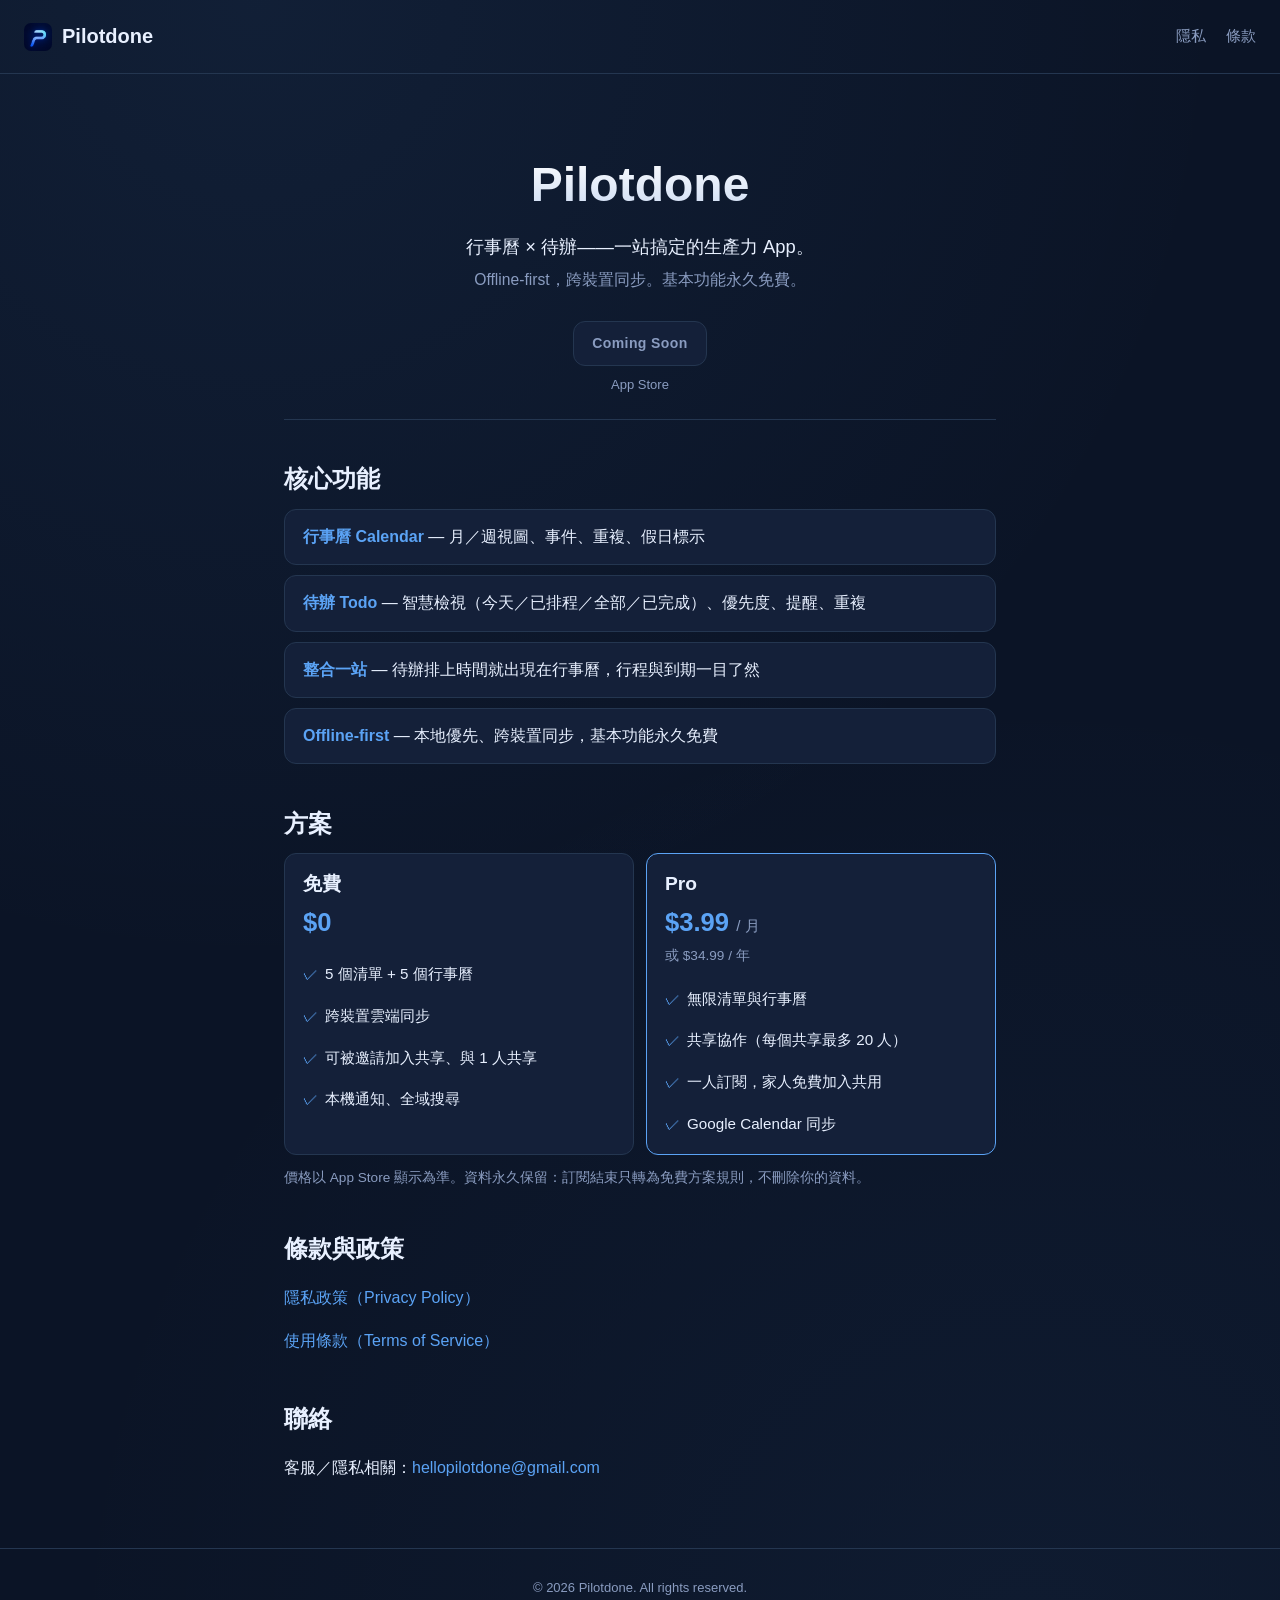
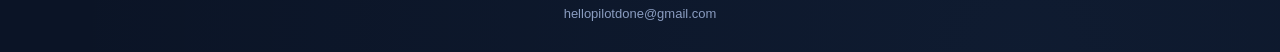
<file: index.html>
<!DOCTYPE html>
<html lang="zh-TW">
<head>
  <meta charset="UTF-8">
  <meta name="viewport" content="width=device-width, initial-scale=1">
  <title>Pilotdone — Calendar · Todo</title>
  <meta name="description" content="行事曆 × 待辦，一站搞定。Offline-first，跨裝置同步，基本功能永久免費。">

  <meta property="og:type" content="website">
  <meta property="og:url" content="https://pilotdone.com/">
  <meta property="og:title" content="Pilotdone — Calendar · Todo">
  <meta property="og:description" content="行事曆 × 待辦，一站搞定。Offline-first，跨裝置同步，基本功能永久免費。">
  <meta property="og:image" content="https://pilotdone.com/og-image.png">
  <meta property="og:image:width" content="192">
  <meta property="og:image:height" content="192">

  <meta name="twitter:card" content="summary">
  <meta name="twitter:title" content="Pilotdone — Calendar · Todo">
  <meta name="twitter:description" content="行事曆 × 待辦，一站搞定。Offline-first，跨裝置同步，基本功能永久免費。">
  <meta name="twitter:image" content="https://pilotdone.com/og-image.png">

  <link rel="canonical" href="https://pilotdone.com/">
  <link rel="stylesheet" href="/style.css">
  <link rel="icon" type="image/png" href="/favicon.png">
</head>
<body class="landing">
  <header class="site-header">
    <a href="/" class="brand"><img src="/logo.png" alt="" class="brand-logo">Pilotdone</a>
    <nav>
      <a href="/privacy/">隱私</a>
      <a href="/terms/">條款</a>
    </nav>
  </header>

  <main class="content">
<section class="hero">
  <h1>Pilotdone</h1>
  <p class="tagline">行事曆 × 待辦——一站搞定的生產力 App。</p>
  <p class="subtagline">Offline-first，跨裝置同步。基本功能永久免費。</p>
  <div class="cta">
    <span class="coming-soon">Coming Soon</span>
    <span class="cta-sub">App Store</span>
  </div>
</section>

<section class="features">
  <h2>核心功能</h2>
  <ul class="feature-list">
    <li><strong>行事曆 Calendar</strong> — 月／週視圖、事件、重複、假日標示</li>
    <li><strong>待辦 Todo</strong> — 智慧檢視（今天／已排程／全部／已完成）、優先度、提醒、重複</li>
    <li><strong>整合一站</strong> — 待辦排上時間就出現在行事曆，行程與到期一目了然</li>
    <li><strong>Offline-first</strong> — 本地優先、跨裝置同步，基本功能永久免費</li>
  </ul>
</section>

<section class="plans">
  <h2>方案</h2>
  <div class="plan-grid">
    <div class="plan">
      <h3>免費</h3>
      <p class="price">$0</p>
      <ul>
        <li>5 個清單 + 5 個行事曆</li>
        <li>跨裝置雲端同步</li>
        <li>可被邀請加入共享、與 1 人共享</li>
        <li>本機通知、全域搜尋</li>
      </ul>
    </div>
    <div class="plan plan-pro">
      <h3>Pro</h3>
      <p class="price">$3.99 <span>/ 月</span></p>
      <p class="price-year">或 $34.99 / 年</p>
      <ul>
        <li>無限清單與行事曆</li>
        <li>共享協作（每個共享最多 20 人）</li>
        <li>一人訂閱，家人免費加入共用</li>
        <li>Google Calendar 同步</li>
      </ul>
    </div>
  </div>
  <p class="plan-note">價格以 App Store 顯示為準。資料永久保留：訂閱結束只轉為免費方案規則，不刪除你的資料。</p>
</section>

<section class="legal-links">
  <h2>條款與政策</h2>
  <ul>
    <li><a href="/privacy/">隱私政策（Privacy Policy）</a></li>
    <li><a href="/terms/">使用條款（Terms of Service）</a></li>
  </ul>
</section>

<section class="contact">
  <h2>聯絡</h2>
  <ul>
    <li>客服／隱私相關：<a href="mailto:hellopilotdone@gmail.com">hellopilotdone@gmail.com</a></li>
  </ul>
</section>

  </main>

  <footer class="site-footer">
    <p>© 2026 Pilotdone. All rights reserved.</p>
    <p class="footer-links">
      <a href="mailto:hellopilotdone@gmail.com">hellopilotdone@gmail.com</a>
    </p>
  </footer>
</body>
</html>
</file>
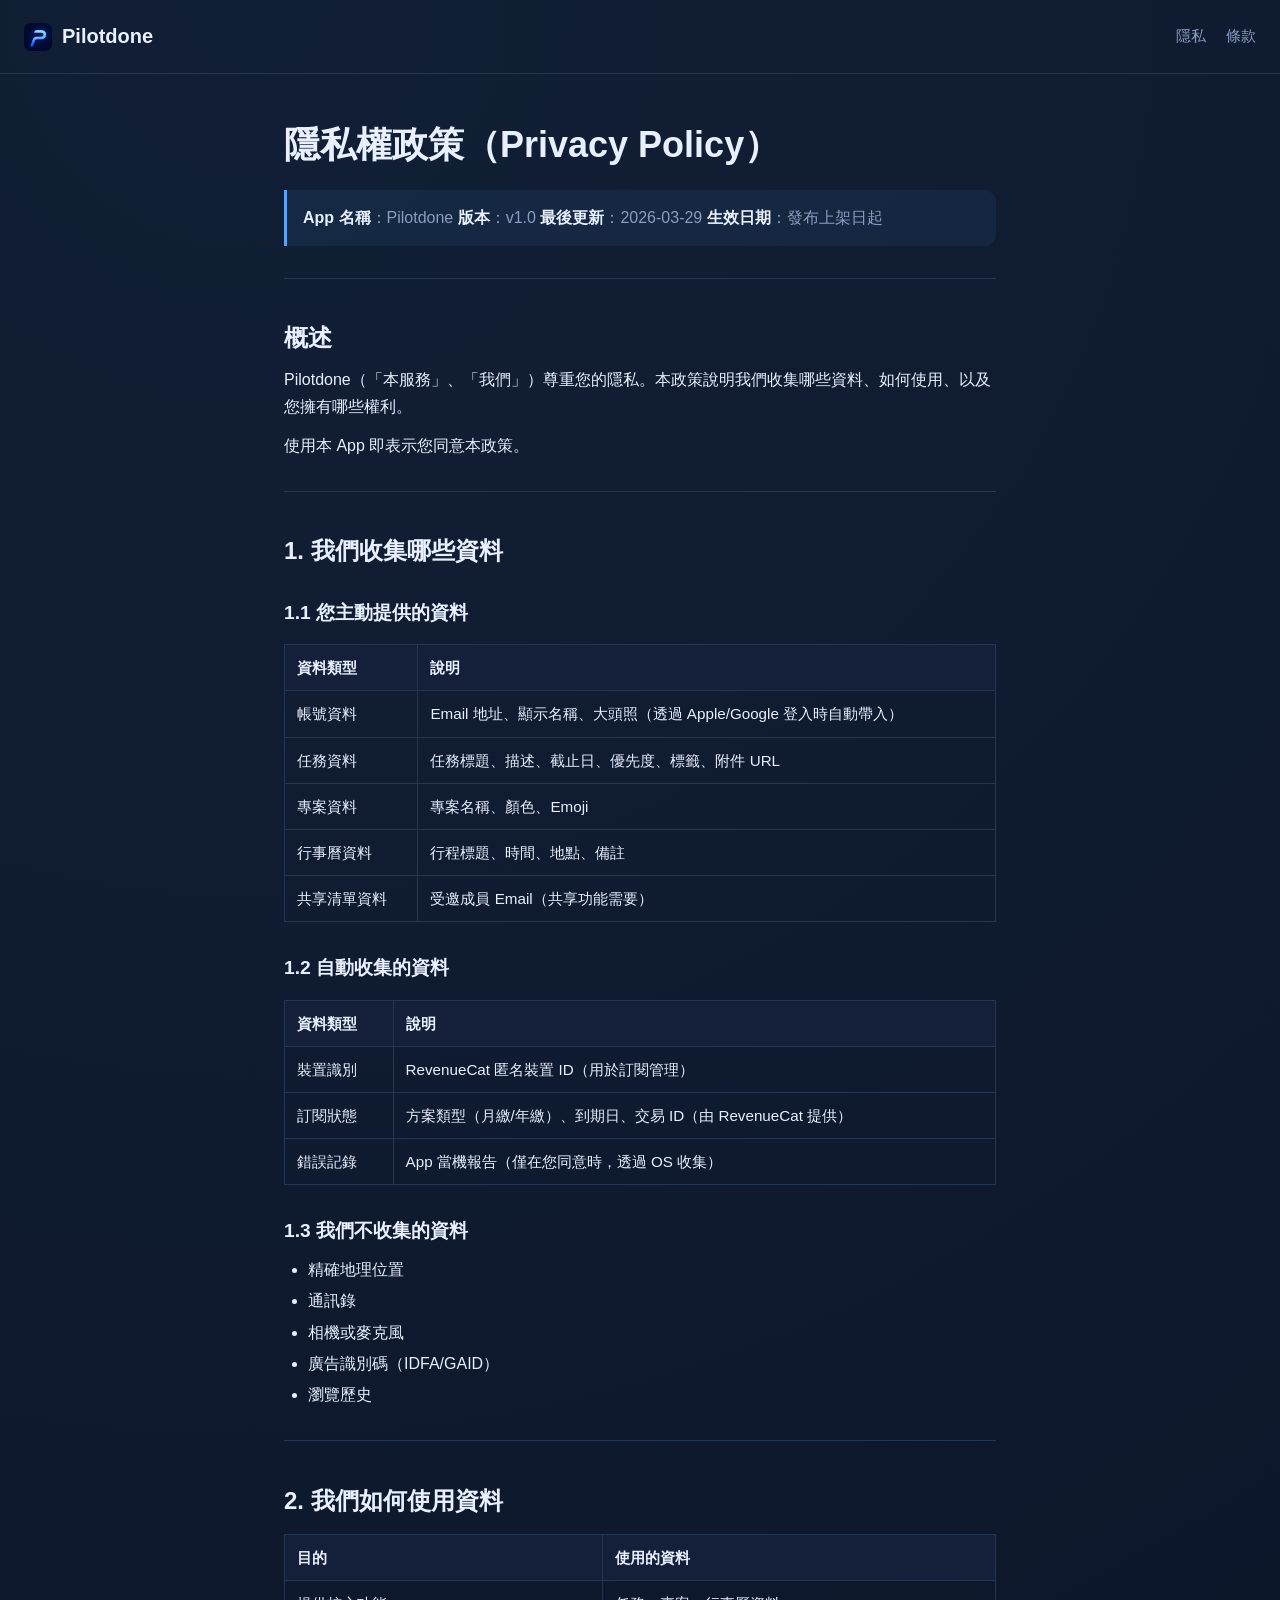
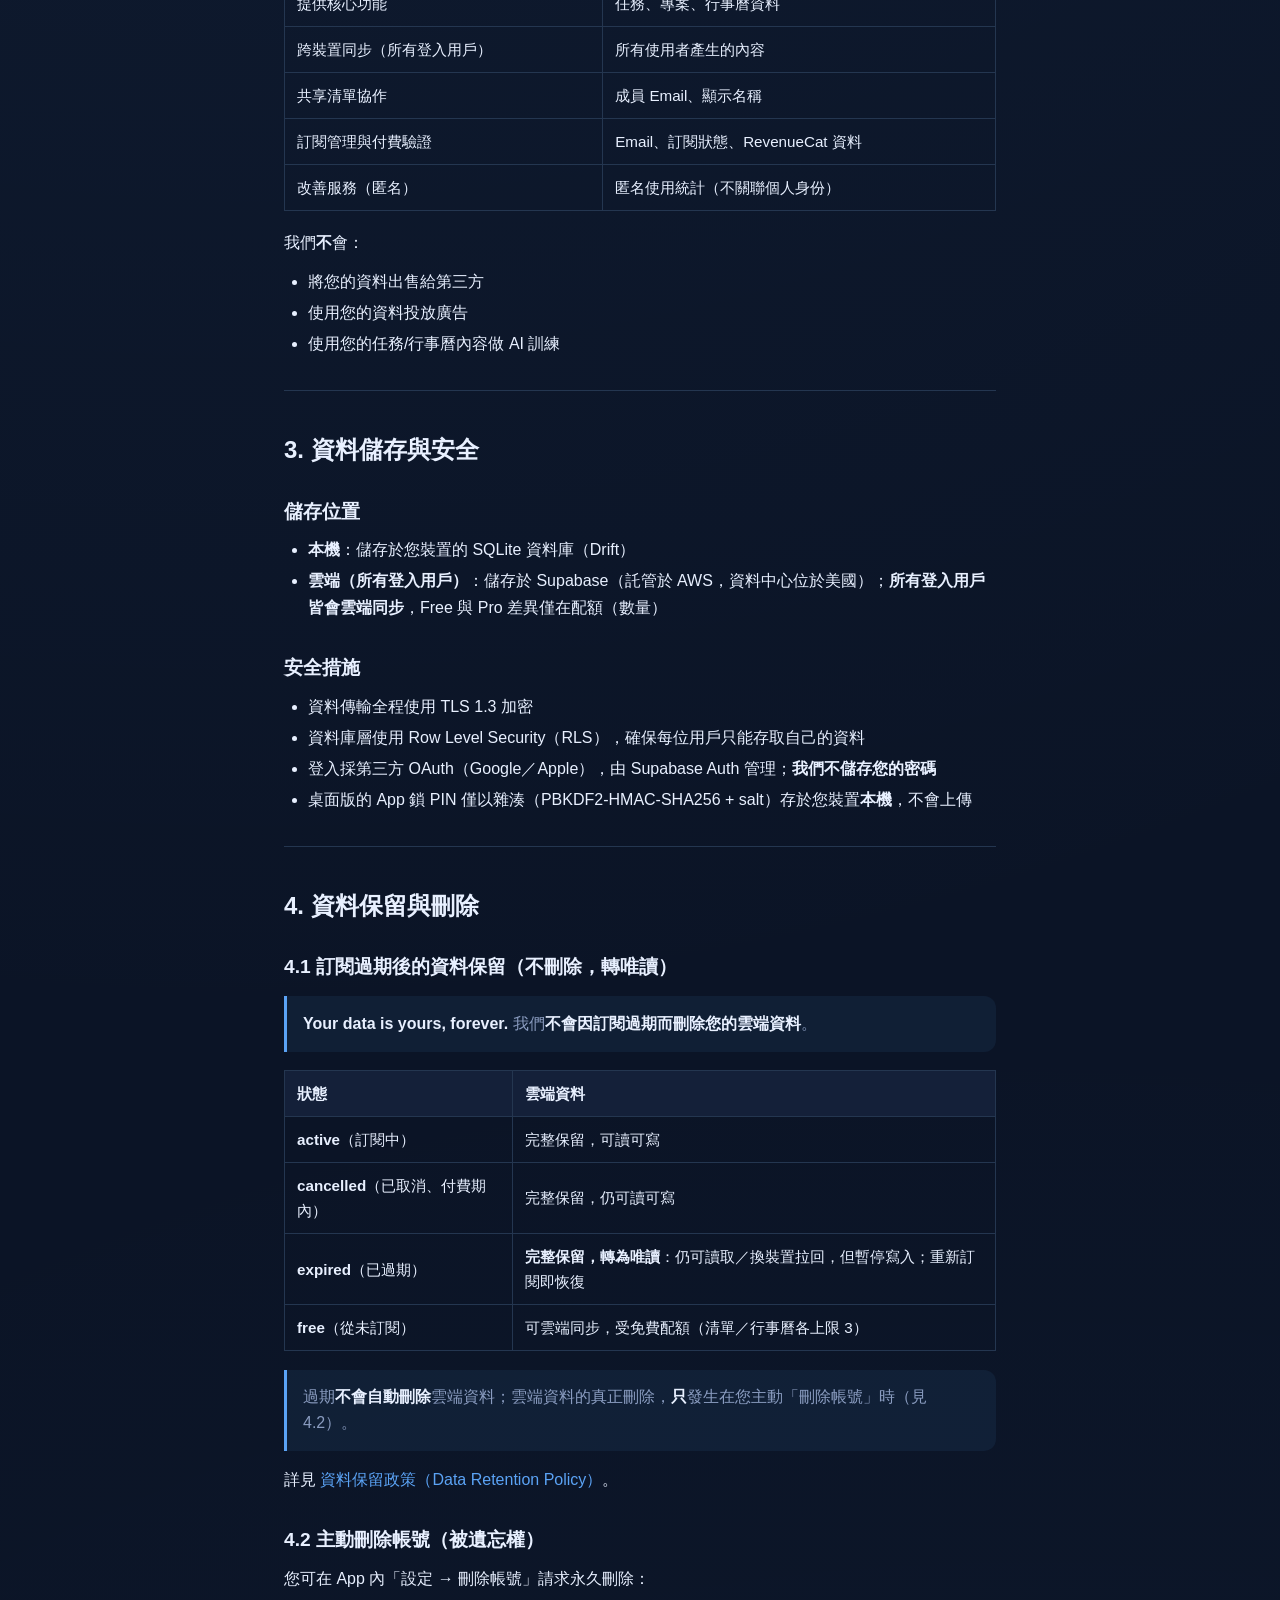
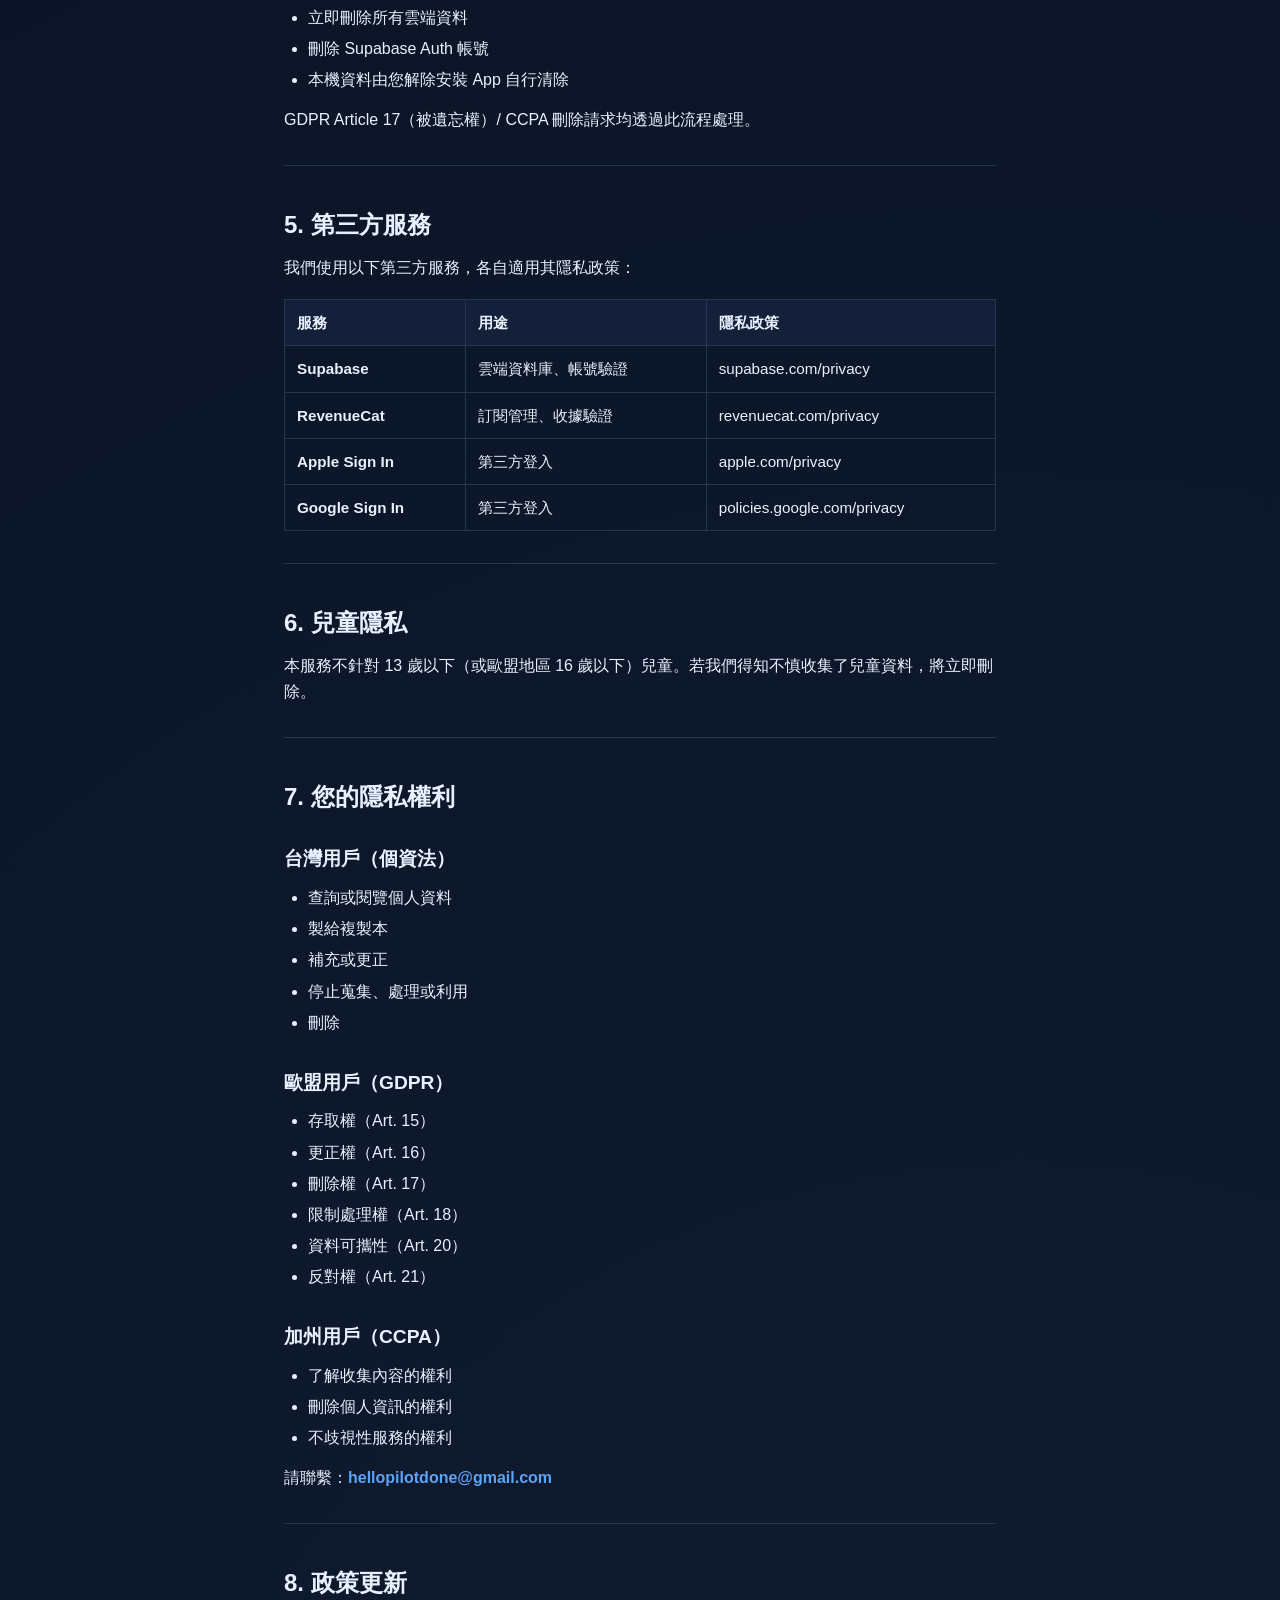
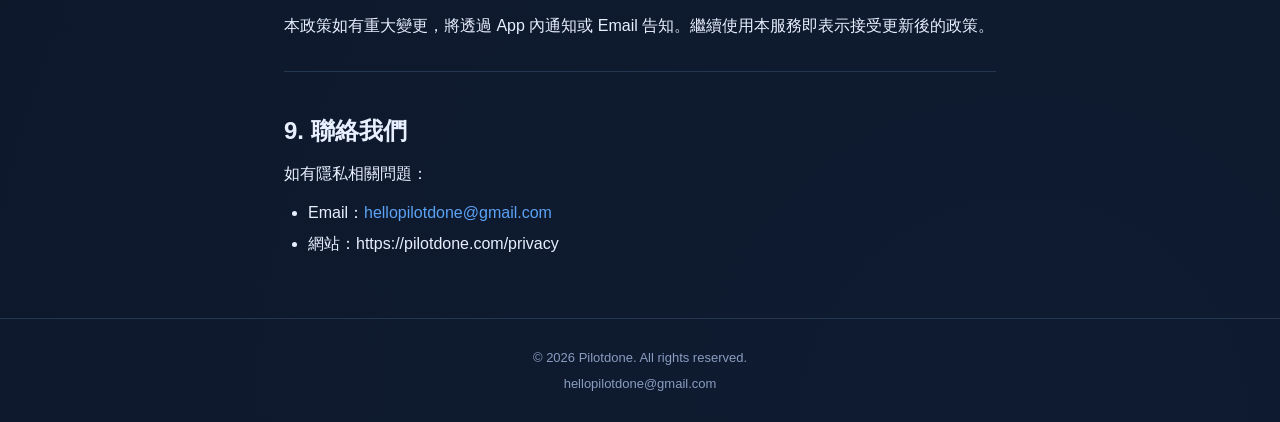
<file: privacy/index.html>
<!DOCTYPE html>
<html lang="zh-TW">
<head>
  <meta charset="UTF-8">
  <meta name="viewport" content="width=device-width, initial-scale=1">
  <title>隱私政策 — Pilotdone</title>
  <meta name="description" content="Pilotdone 隱私政策">

  <meta property="og:type" content="website">
  <meta property="og:url" content="https://pilotdone.com/privacy/">
  <meta property="og:title" content="隱私政策 — Pilotdone">
  <meta property="og:description" content="Pilotdone 隱私政策">
  <meta property="og:image" content="https://pilotdone.com/og-image.png">
  <meta property="og:image:width" content="192">
  <meta property="og:image:height" content="192">

  <meta name="twitter:card" content="summary">
  <meta name="twitter:title" content="隱私政策 — Pilotdone">
  <meta name="twitter:description" content="Pilotdone 隱私政策">
  <meta name="twitter:image" content="https://pilotdone.com/og-image.png">

  <link rel="canonical" href="https://pilotdone.com/privacy/">
  <link rel="stylesheet" href="/style.css">
  <link rel="icon" type="image/png" href="/favicon.png">
</head>
<body class="legal">
  <header class="site-header">
    <a href="/" class="brand"><img src="/logo.png" alt="" class="brand-logo">Pilotdone</a>
    <nav>
      <a href="/privacy/">隱私</a>
      <a href="/terms/">條款</a>
    </nav>
  </header>

  <main class="content">
<h1>隱私權政策（Privacy Policy）</h1>
<blockquote>
<p><strong>App 名稱</strong>：Pilotdone
<strong>版本</strong>：v1.0
<strong>最後更新</strong>：2026-03-29
<strong>生效日期</strong>：發布上架日起</p>
</blockquote>
<hr />
<h2>概述</h2>
<p>Pilotdone（「本服務」、「我們」）尊重您的隱私。本政策說明我們收集哪些資料、如何使用、以及您擁有哪些權利。</p>
<p>使用本 App 即表示您同意本政策。</p>
<hr />
<h2>1. 我們收集哪些資料</h2>
<h3>1.1 您主動提供的資料</h3>
<table>
<thead>
<tr>
<th>資料類型</th>
<th>說明</th>
</tr>
</thead>
<tbody>
<tr>
<td>帳號資料</td>
<td>Email 地址、顯示名稱、大頭照（透過 Apple/Google 登入時自動帶入）</td>
</tr>
<tr>
<td>任務資料</td>
<td>任務標題、描述、截止日、優先度、標籤、附件 URL</td>
</tr>
<tr>
<td>專案資料</td>
<td>專案名稱、顏色、Emoji</td>
</tr>
<tr>
<td>行事曆資料</td>
<td>行程標題、時間、地點、備註</td>
</tr>
<tr>
<td>共享清單資料</td>
<td>受邀成員 Email（共享功能需要）</td>
</tr>
</tbody>
</table>
<h3>1.2 自動收集的資料</h3>
<table>
<thead>
<tr>
<th>資料類型</th>
<th>說明</th>
</tr>
</thead>
<tbody>
<tr>
<td>裝置識別</td>
<td>RevenueCat 匿名裝置 ID（用於訂閱管理）</td>
</tr>
<tr>
<td>訂閱狀態</td>
<td>方案類型（月繳/年繳）、到期日、交易 ID（由 RevenueCat 提供）</td>
</tr>
<tr>
<td>錯誤記錄</td>
<td>App 當機報告（僅在您同意時，透過 OS 收集）</td>
</tr>
</tbody>
</table>
<h3>1.3 我們<strong>不</strong>收集的資料</h3>
<ul>
<li>精確地理位置</li>
<li>通訊錄</li>
<li>相機或麥克風</li>
<li>廣告識別碼（IDFA/GAID）</li>
<li>瀏覽歷史</li>
</ul>
<hr />
<h2>2. 我們如何使用資料</h2>
<table>
<thead>
<tr>
<th>目的</th>
<th>使用的資料</th>
</tr>
</thead>
<tbody>
<tr>
<td>提供核心功能</td>
<td>任務、專案、行事曆資料</td>
</tr>
<tr>
<td>跨裝置同步（所有登入用戶）</td>
<td>所有使用者產生的內容</td>
</tr>
<tr>
<td>共享清單協作</td>
<td>成員 Email、顯示名稱</td>
</tr>
<tr>
<td>訂閱管理與付費驗證</td>
<td>Email、訂閱狀態、RevenueCat 資料</td>
</tr>
<tr>
<td>改善服務（匿名）</td>
<td>匿名使用統計（不關聯個人身份）</td>
</tr>
</tbody>
</table>
<p>我們<strong>不</strong>會：</p>
<ul>
<li>將您的資料出售給第三方</li>
<li>使用您的資料投放廣告</li>
<li>使用您的任務/行事曆內容做 AI 訓練</li>
</ul>
<hr />
<h2>3. 資料儲存與安全</h2>
<h3>儲存位置</h3>
<ul>
<li><strong>本機</strong>：儲存於您裝置的 SQLite 資料庫（Drift）</li>
<li><strong>雲端（所有登入用戶）</strong>：儲存於 Supabase（託管於 AWS，資料中心位於美國）；<strong>所有登入用戶皆會雲端同步</strong>，Free 與 Pro 差異僅在配額（數量）</li>
</ul>
<h3>安全措施</h3>
<ul>
<li>資料傳輸全程使用 TLS 1.3 加密</li>
<li>資料庫層使用 Row Level Security（RLS），確保每位用戶只能存取自己的資料</li>
<li>登入採第三方 OAuth（Google／Apple），由 Supabase Auth 管理；<strong>我們不儲存您的密碼</strong></li>
<li>桌面版的 App 鎖 PIN 僅以雜湊（PBKDF2-HMAC-SHA256 + salt）存於您裝置<strong>本機</strong>，不會上傳</li>
</ul>
<hr />
<h2>4. 資料保留與刪除</h2>
<h3>4.1 訂閱過期後的資料保留（不刪除，轉唯讀）</h3>
<blockquote>
<p><strong>Your data is yours, forever.</strong> 我們<strong>不會因訂閱過期而刪除您的雲端資料</strong>。</p>
</blockquote>
<table>
<thead>
<tr>
<th>狀態</th>
<th>雲端資料</th>
</tr>
</thead>
<tbody>
<tr>
<td><strong>active</strong>（訂閱中）</td>
<td>完整保留，可讀可寫</td>
</tr>
<tr>
<td><strong>cancelled</strong>（已取消、付費期內）</td>
<td>完整保留，仍可讀可寫</td>
</tr>
<tr>
<td><strong>expired</strong>（已過期）</td>
<td><strong>完整保留，轉為唯讀</strong>：仍可讀取／換裝置拉回，但暫停寫入；重新訂閱即恢復</td>
</tr>
<tr>
<td><strong>free</strong>（從未訂閱）</td>
<td>可雲端同步，受免費配額（清單／行事曆各上限 3）</td>
</tr>
</tbody>
</table>
<blockquote>
<p>過期<strong>不會自動刪除</strong>雲端資料；雲端資料的真正刪除，<strong>只</strong>發生在您主動「刪除帳號」時（見 4.2）。</p>
</blockquote>
<p>詳見 <a href="DATA_RETENTION_POLICY.md">資料保留政策（Data Retention Policy）</a>。</p>
<h3>4.2 主動刪除帳號（被遺忘權）</h3>
<p>您可在 App 內「設定 → 刪除帳號」請求永久刪除：</p>
<ul>
<li>立即刪除所有雲端資料</li>
<li>刪除 Supabase Auth 帳號</li>
<li>本機資料由您解除安裝 App 自行清除</li>
</ul>
<p>GDPR Article 17（被遺忘權）/ CCPA 刪除請求均透過此流程處理。</p>
<hr />
<h2>5. 第三方服務</h2>
<p>我們使用以下第三方服務，各自適用其隱私政策：</p>
<table>
<thead>
<tr>
<th>服務</th>
<th>用途</th>
<th>隱私政策</th>
</tr>
</thead>
<tbody>
<tr>
<td><strong>Supabase</strong></td>
<td>雲端資料庫、帳號驗證</td>
<td>supabase.com/privacy</td>
</tr>
<tr>
<td><strong>RevenueCat</strong></td>
<td>訂閱管理、收據驗證</td>
<td>revenuecat.com/privacy</td>
</tr>
<tr>
<td><strong>Apple Sign In</strong></td>
<td>第三方登入</td>
<td>apple.com/privacy</td>
</tr>
<tr>
<td><strong>Google Sign In</strong></td>
<td>第三方登入</td>
<td>policies.google.com/privacy</td>
</tr>
</tbody>
</table>
<hr />
<h2>6. 兒童隱私</h2>
<p>本服務不針對 13 歲以下（或歐盟地區 16 歲以下）兒童。若我們得知不慎收集了兒童資料，將立即刪除。</p>
<hr />
<h2>7. 您的隱私權利</h2>
<h3>台灣用戶（個資法）</h3>
<ul>
<li>查詢或閱覽個人資料</li>
<li>製給複製本</li>
<li>補充或更正</li>
<li>停止蒐集、處理或利用</li>
<li>刪除</li>
</ul>
<h3>歐盟用戶（GDPR）</h3>
<ul>
<li>存取權（Art. 15）</li>
<li>更正權（Art. 16）</li>
<li>刪除權（Art. 17）</li>
<li>限制處理權（Art. 18）</li>
<li>資料可攜性（Art. 20）</li>
<li>反對權（Art. 21）</li>
</ul>
<h3>加州用戶（CCPA）</h3>
<ul>
<li>了解收集內容的權利</li>
<li>刪除個人資訊的權利</li>
<li>不歧視性服務的權利</li>
</ul>
<p>請聯繫：<strong><a href="mailto:hellopilotdone@gmail.com">hellopilotdone@gmail.com</a></strong></p>
<hr />
<h2>8. 政策更新</h2>
<p>本政策如有重大變更，將透過 App 內通知或 Email 告知。繼續使用本服務即表示接受更新後的政策。</p>
<hr />
<h2>9. 聯絡我們</h2>
<p>如有隱私相關問題：</p>
<ul>
<li>Email：<a href="mailto:hellopilotdone@gmail.com">hellopilotdone@gmail.com</a></li>
<li>網站：https://pilotdone.com/privacy</li>
</ul>

  </main>

  <footer class="site-footer">
    <p>© 2026 Pilotdone. All rights reserved.</p>
    <p class="footer-links">
      <a href="mailto:hellopilotdone@gmail.com">hellopilotdone@gmail.com</a>
    </p>
  </footer>
</body>
</html>
</file>
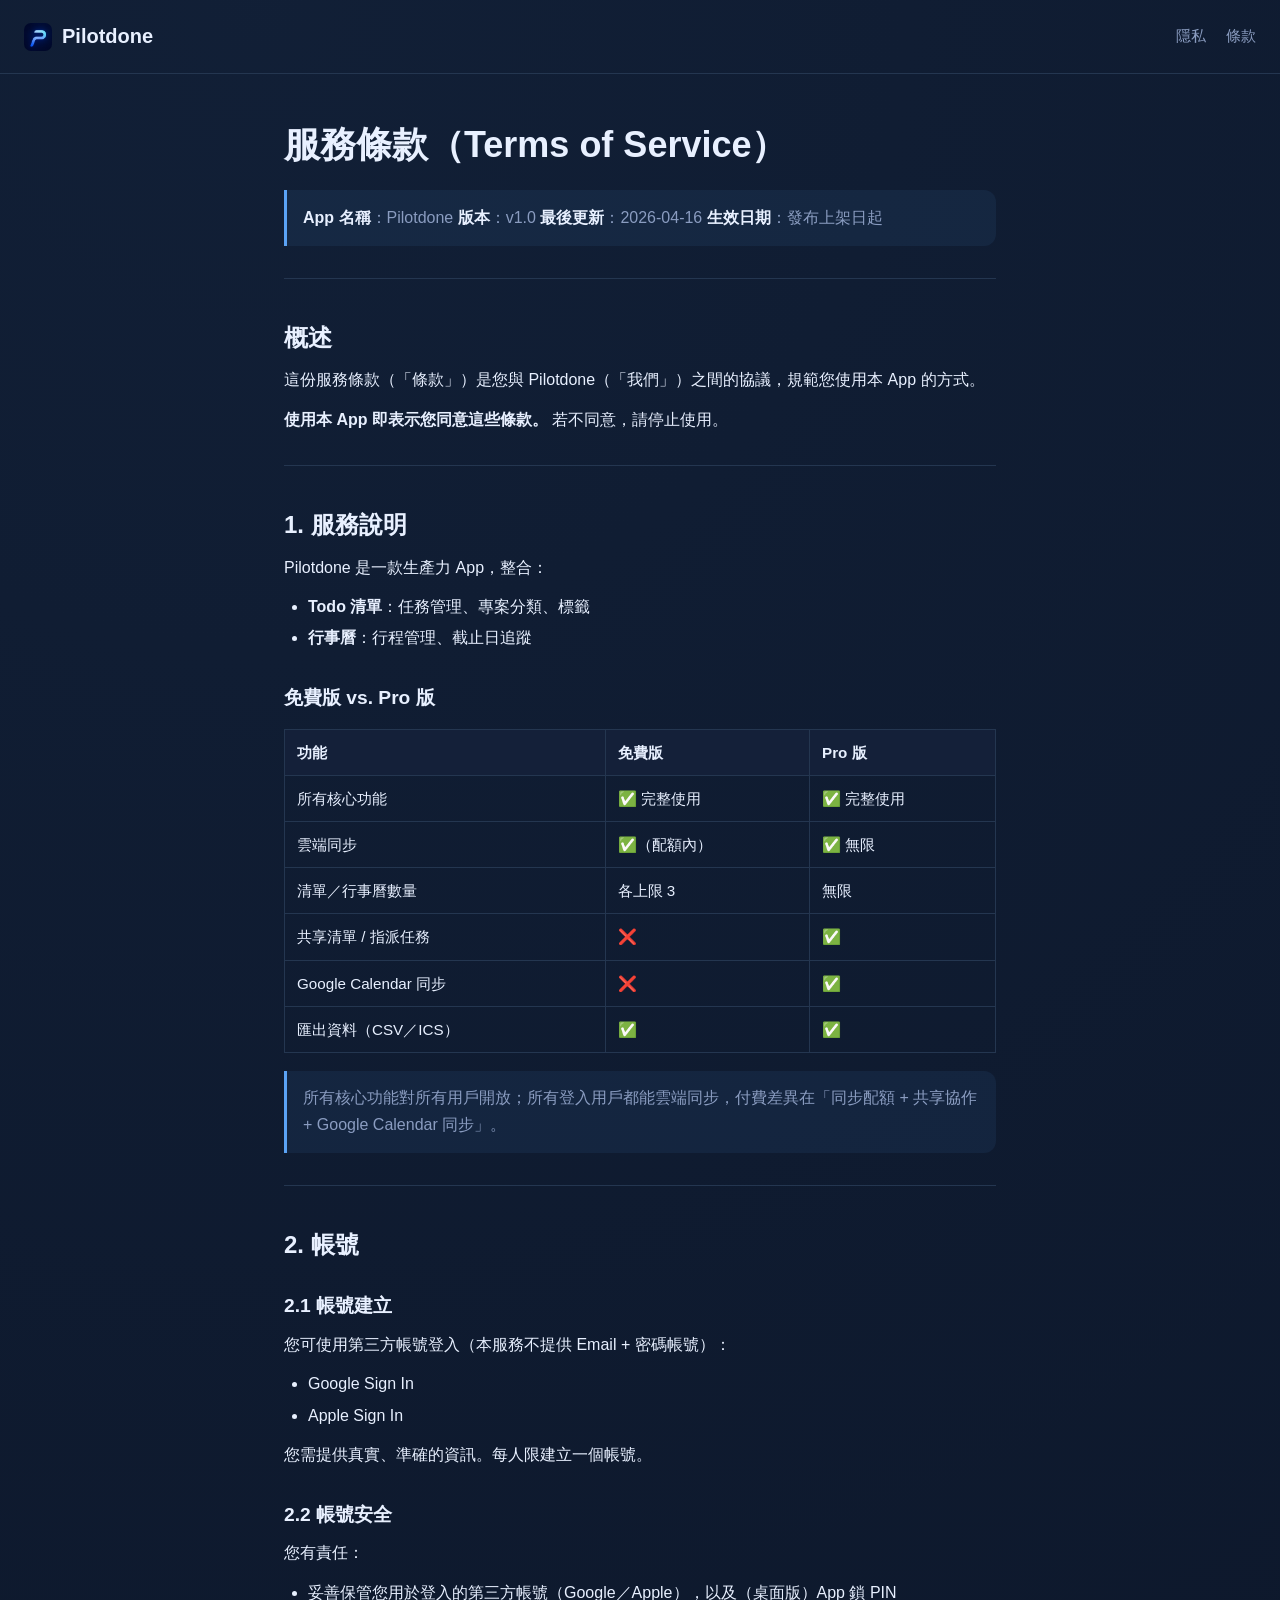
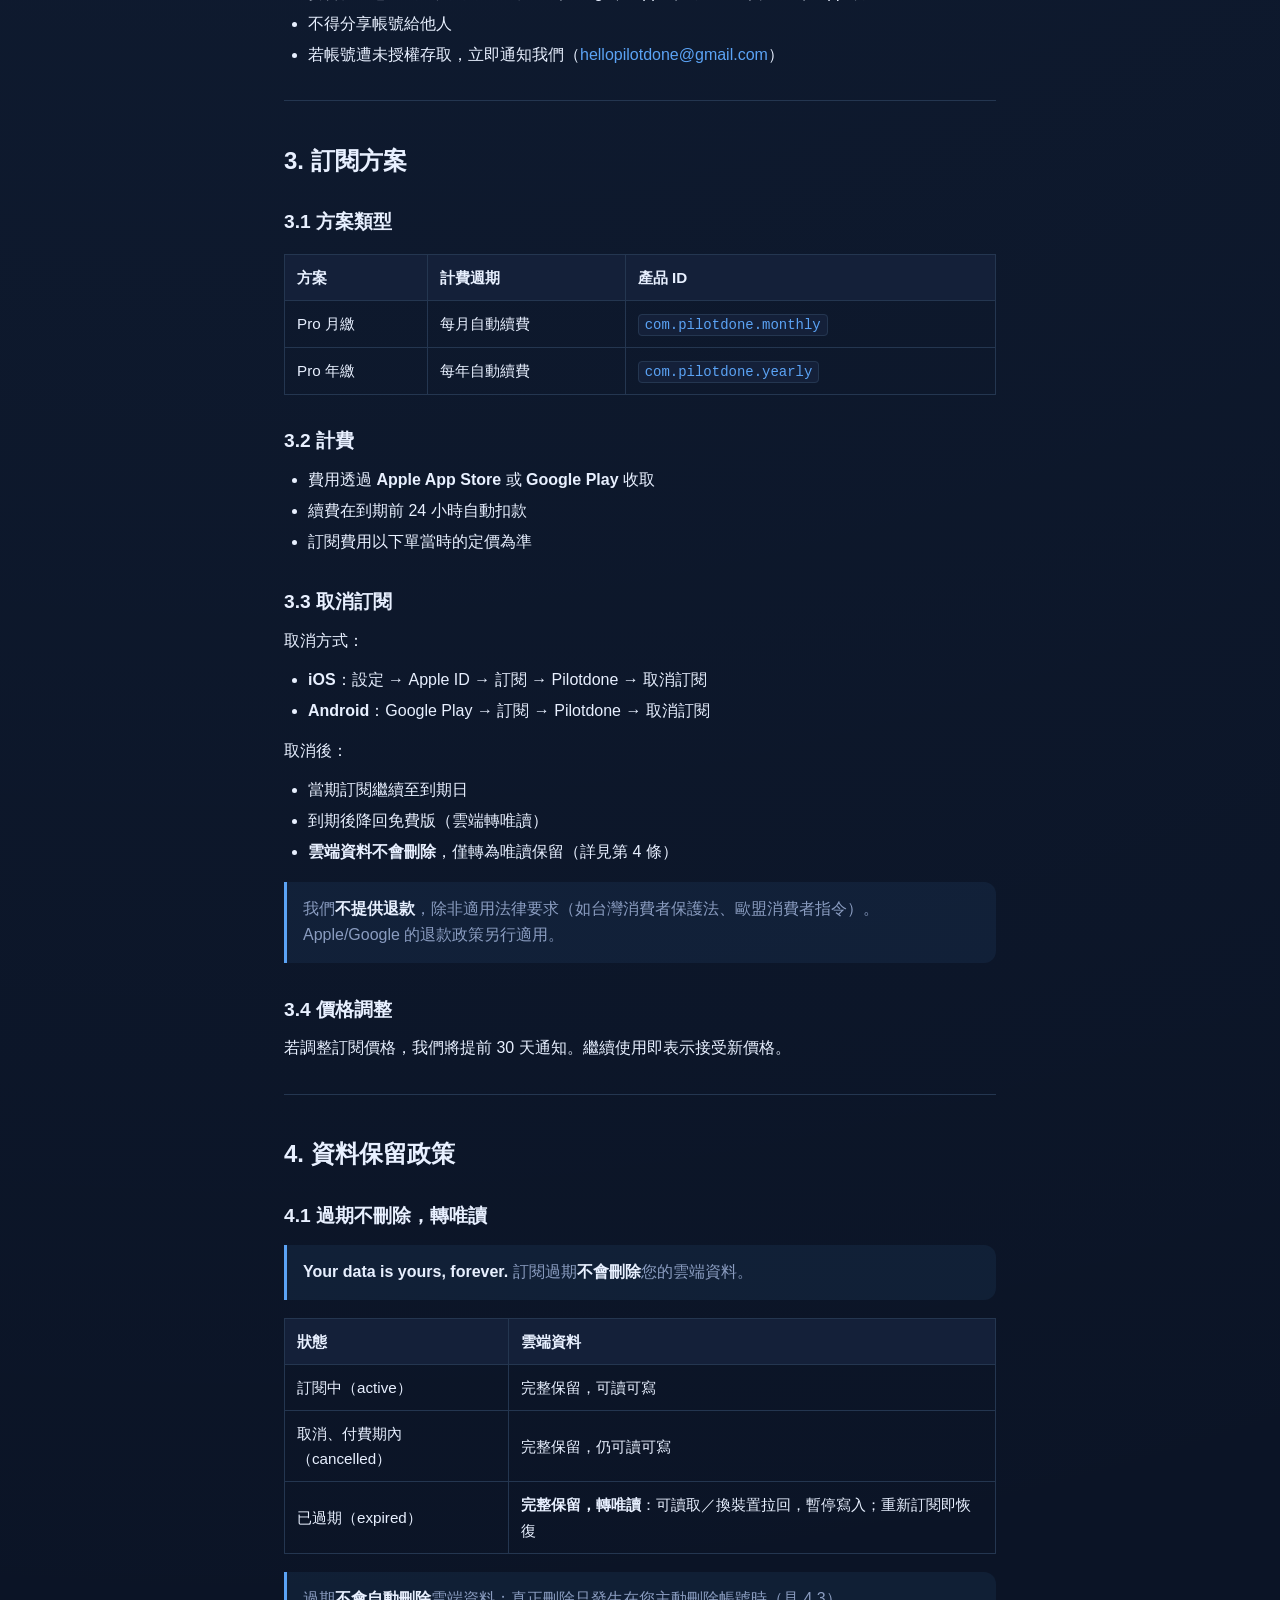
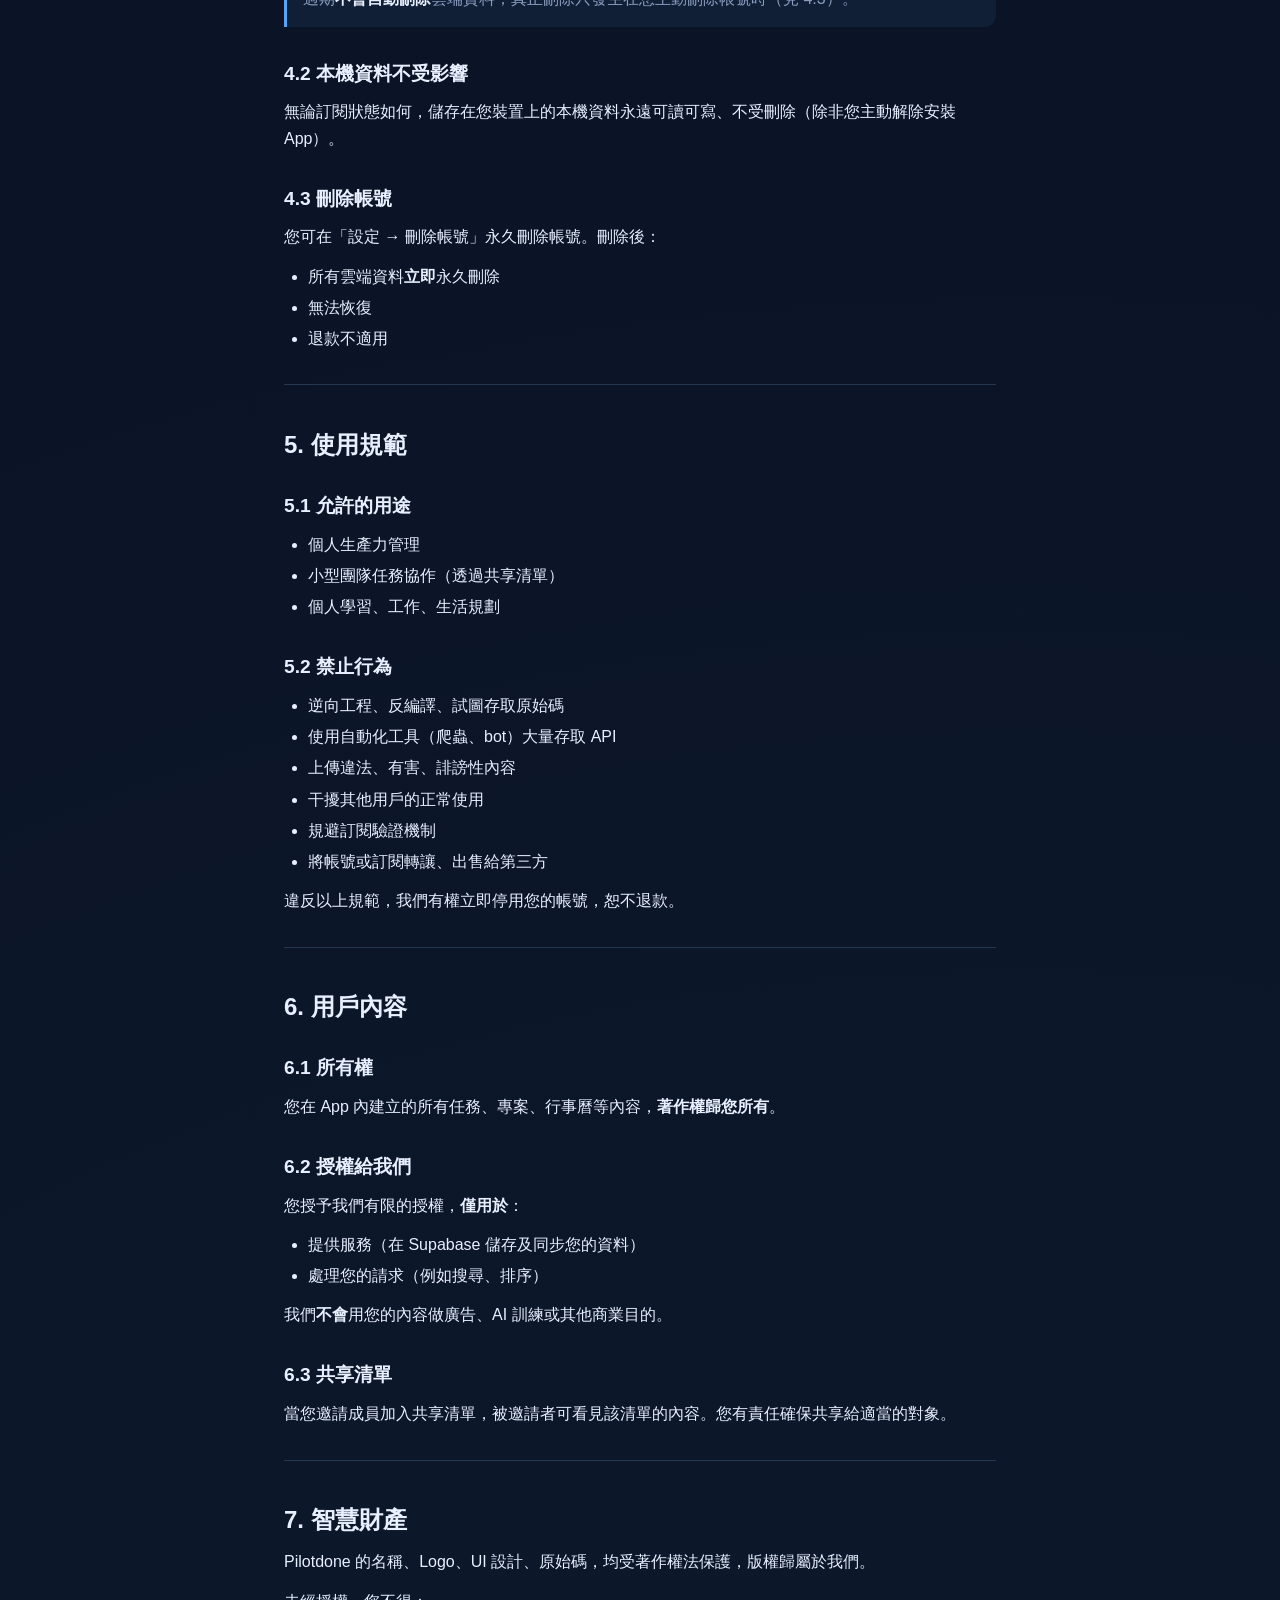
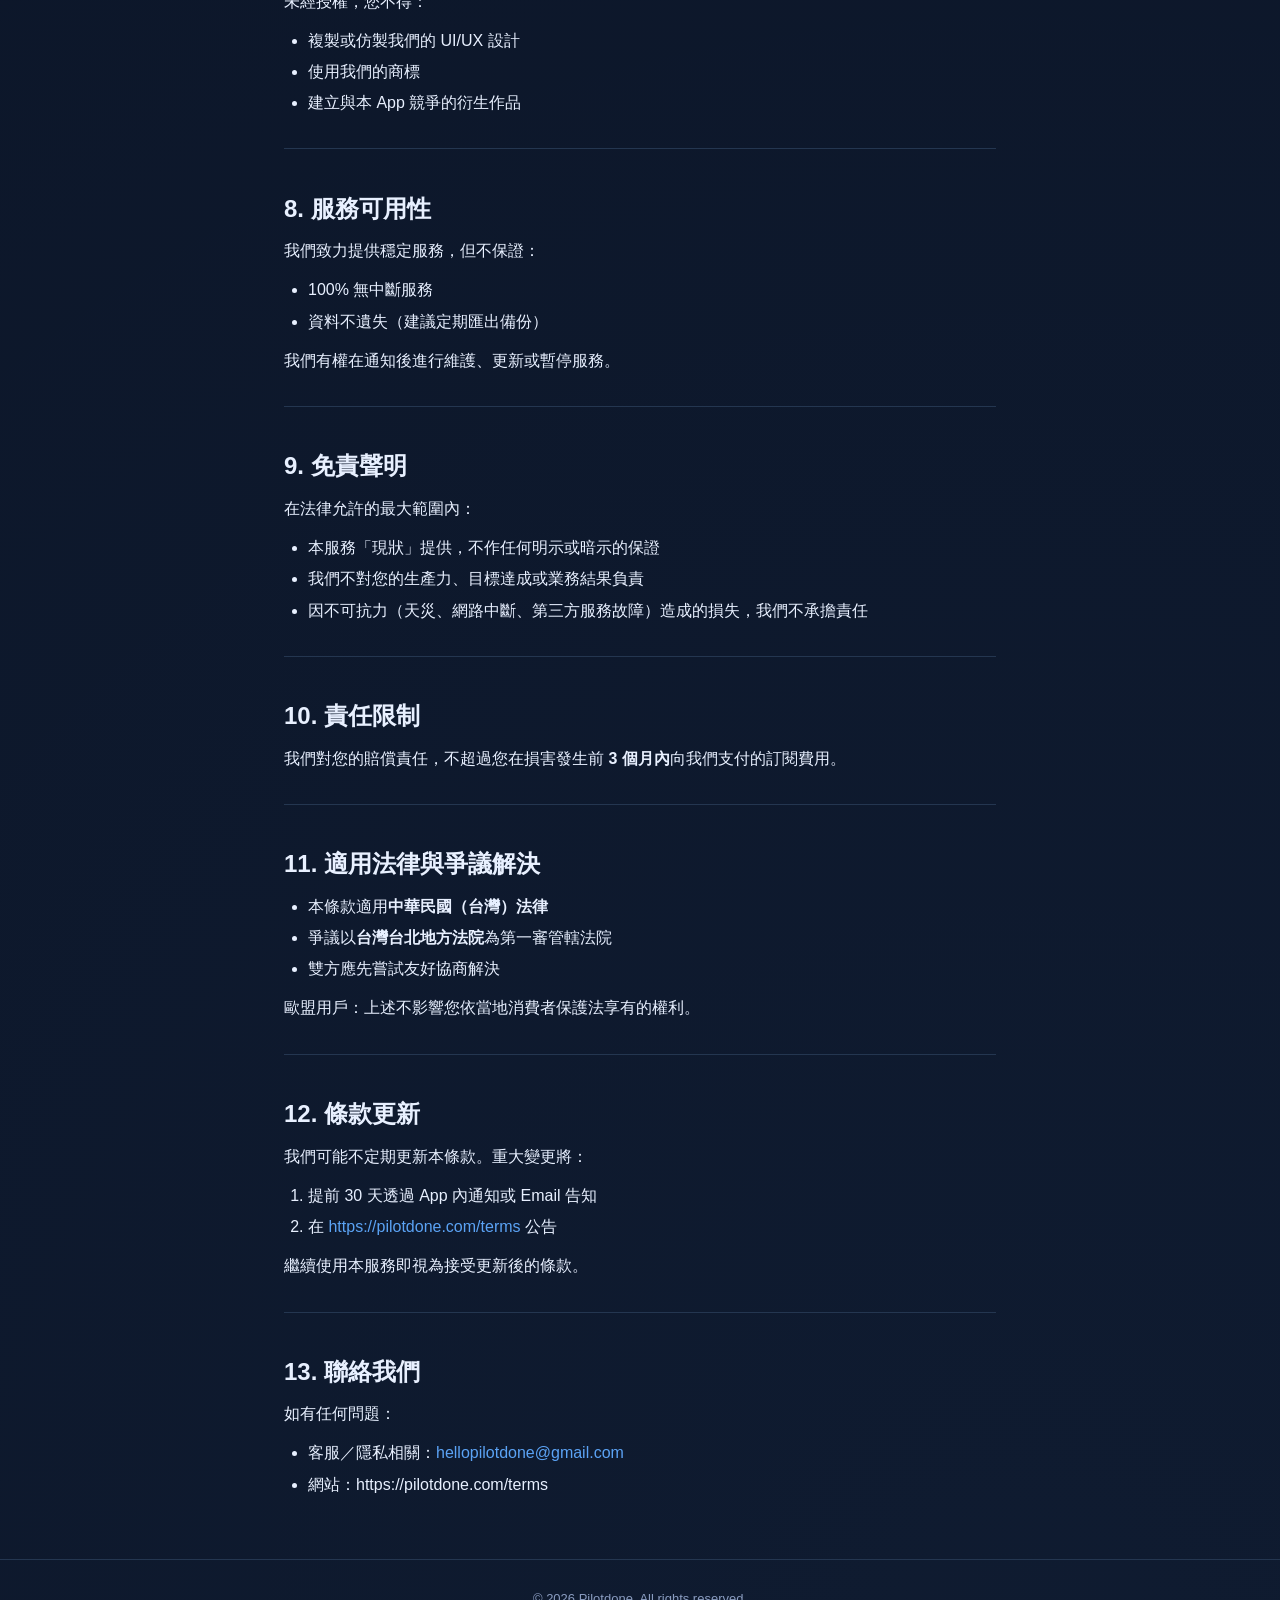
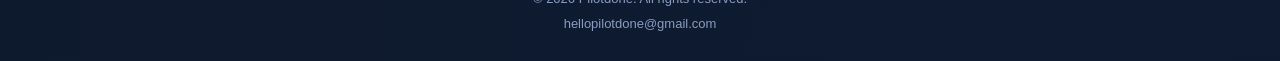
<file: terms/index.html>
<!DOCTYPE html>
<html lang="zh-TW">
<head>
  <meta charset="UTF-8">
  <meta name="viewport" content="width=device-width, initial-scale=1">
  <title>使用條款 — Pilotdone</title>
  <meta name="description" content="Pilotdone 使用條款">

  <meta property="og:type" content="website">
  <meta property="og:url" content="https://pilotdone.com/terms/">
  <meta property="og:title" content="使用條款 — Pilotdone">
  <meta property="og:description" content="Pilotdone 使用條款">
  <meta property="og:image" content="https://pilotdone.com/og-image.png">
  <meta property="og:image:width" content="192">
  <meta property="og:image:height" content="192">

  <meta name="twitter:card" content="summary">
  <meta name="twitter:title" content="使用條款 — Pilotdone">
  <meta name="twitter:description" content="Pilotdone 使用條款">
  <meta name="twitter:image" content="https://pilotdone.com/og-image.png">

  <link rel="canonical" href="https://pilotdone.com/terms/">
  <link rel="stylesheet" href="/style.css">
  <link rel="icon" type="image/png" href="/favicon.png">
</head>
<body class="legal">
  <header class="site-header">
    <a href="/" class="brand"><img src="/logo.png" alt="" class="brand-logo">Pilotdone</a>
    <nav>
      <a href="/privacy/">隱私</a>
      <a href="/terms/">條款</a>
    </nav>
  </header>

  <main class="content">
<h1>服務條款（Terms of Service）</h1>
<blockquote>
<p><strong>App 名稱</strong>：Pilotdone
<strong>版本</strong>：v1.0
<strong>最後更新</strong>：2026-04-16
<strong>生效日期</strong>：發布上架日起</p>
</blockquote>
<hr />
<h2>概述</h2>
<p>這份服務條款（「條款」）是您與 Pilotdone（「我們」）之間的協議，規範您使用本 App 的方式。</p>
<p><strong>使用本 App 即表示您同意這些條款。</strong> 若不同意，請停止使用。</p>
<hr />
<h2>1. 服務說明</h2>
<p>Pilotdone 是一款生產力 App，整合：</p>
<ul>
<li><strong>Todo 清單</strong>：任務管理、專案分類、標籤</li>
<li><strong>行事曆</strong>：行程管理、截止日追蹤</li>
</ul>
<h3>免費版 vs. Pro 版</h3>
<table>
<thead>
<tr>
<th>功能</th>
<th>免費版</th>
<th>Pro 版</th>
</tr>
</thead>
<tbody>
<tr>
<td>所有核心功能</td>
<td>✅ 完整使用</td>
<td>✅ 完整使用</td>
</tr>
<tr>
<td>雲端同步</td>
<td>✅（配額內）</td>
<td>✅ 無限</td>
</tr>
<tr>
<td>清單／行事曆數量</td>
<td>各上限 3</td>
<td>無限</td>
</tr>
<tr>
<td>共享清單 / 指派任務</td>
<td>❌</td>
<td>✅</td>
</tr>
<tr>
<td>Google Calendar 同步</td>
<td>❌</td>
<td>✅</td>
</tr>
<tr>
<td>匯出資料（CSV／ICS）</td>
<td>✅</td>
<td>✅</td>
</tr>
</tbody>
</table>
<blockquote>
<p>所有核心功能對所有用戶開放；所有登入用戶都能雲端同步，付費差異在「同步配額 + 共享協作 + Google Calendar 同步」。</p>
</blockquote>
<hr />
<h2>2. 帳號</h2>
<h3>2.1 帳號建立</h3>
<p>您可使用第三方帳號登入（本服務不提供 Email + 密碼帳號）：</p>
<ul>
<li>Google Sign In</li>
<li>Apple Sign In</li>
</ul>
<p>您需提供真實、準確的資訊。每人限建立一個帳號。</p>
<h3>2.2 帳號安全</h3>
<p>您有責任：</p>
<ul>
<li>妥善保管您用於登入的第三方帳號（Google／Apple），以及（桌面版）App 鎖 PIN</li>
<li>不得分享帳號給他人</li>
<li>若帳號遭未授權存取，立即通知我們（<a href="mailto:hellopilotdone@gmail.com">hellopilotdone@gmail.com</a>）</li>
</ul>
<hr />
<h2>3. 訂閱方案</h2>
<h3>3.1 方案類型</h3>
<table>
<thead>
<tr>
<th>方案</th>
<th>計費週期</th>
<th>產品 ID</th>
</tr>
</thead>
<tbody>
<tr>
<td>Pro 月繳</td>
<td>每月自動續費</td>
<td><code>com.pilotdone.monthly</code></td>
</tr>
<tr>
<td>Pro 年繳</td>
<td>每年自動續費</td>
<td><code>com.pilotdone.yearly</code></td>
</tr>
</tbody>
</table>
<h3>3.2 計費</h3>
<ul>
<li>費用透過 <strong>Apple App Store</strong> 或 <strong>Google Play</strong> 收取</li>
<li>續費在到期前 24 小時自動扣款</li>
<li>訂閱費用以下單當時的定價為準</li>
</ul>
<h3>3.3 取消訂閱</h3>
<p>取消方式：</p>
<ul>
<li><strong>iOS</strong>：設定 → Apple ID → 訂閱 → Pilotdone → 取消訂閱</li>
<li><strong>Android</strong>：Google Play → 訂閱 → Pilotdone → 取消訂閱</li>
</ul>
<p>取消後：</p>
<ul>
<li>當期訂閱繼續至到期日</li>
<li>到期後降回免費版（雲端轉唯讀）</li>
<li><strong>雲端資料不會刪除</strong>，僅轉為唯讀保留（詳見第 4 條）</li>
</ul>
<blockquote>
<p>我們<strong>不提供退款</strong>，除非適用法律要求（如台灣消費者保護法、歐盟消費者指令）。
Apple/Google 的退款政策另行適用。</p>
</blockquote>
<h3>3.4 價格調整</h3>
<p>若調整訂閱價格，我們將提前 30 天通知。繼續使用即表示接受新價格。</p>
<hr />
<h2>4. 資料保留政策</h2>
<h3>4.1 過期不刪除，轉唯讀</h3>
<blockquote>
<p><strong>Your data is yours, forever.</strong> 訂閱過期<strong>不會刪除</strong>您的雲端資料。</p>
</blockquote>
<table>
<thead>
<tr>
<th>狀態</th>
<th>雲端資料</th>
</tr>
</thead>
<tbody>
<tr>
<td>訂閱中（active）</td>
<td>完整保留，可讀可寫</td>
</tr>
<tr>
<td>取消、付費期內（cancelled）</td>
<td>完整保留，仍可讀可寫</td>
</tr>
<tr>
<td>已過期（expired）</td>
<td><strong>完整保留，轉唯讀</strong>：可讀取／換裝置拉回，暫停寫入；重新訂閱即恢復</td>
</tr>
</tbody>
</table>
<blockquote>
<p>過期<strong>不會自動刪除</strong>雲端資料；真正刪除只發生在您主動刪除帳號時（見 4.3）。</p>
</blockquote>
<h3>4.2 本機資料不受影響</h3>
<p>無論訂閱狀態如何，儲存在您裝置上的本機資料永遠可讀可寫、不受刪除（除非您主動解除安裝 App）。</p>
<h3>4.3 刪除帳號</h3>
<p>您可在「設定 → 刪除帳號」永久刪除帳號。刪除後：</p>
<ul>
<li>所有雲端資料<strong>立即</strong>永久刪除</li>
<li>無法恢復</li>
<li>退款不適用</li>
</ul>
<hr />
<h2>5. 使用規範</h2>
<h3>5.1 允許的用途</h3>
<ul>
<li>個人生產力管理</li>
<li>小型團隊任務協作（透過共享清單）</li>
<li>個人學習、工作、生活規劃</li>
</ul>
<h3>5.2 禁止行為</h3>
<ul>
<li>逆向工程、反編譯、試圖存取原始碼</li>
<li>使用自動化工具（爬蟲、bot）大量存取 API</li>
<li>上傳違法、有害、誹謗性內容</li>
<li>干擾其他用戶的正常使用</li>
<li>規避訂閱驗證機制</li>
<li>將帳號或訂閱轉讓、出售給第三方</li>
</ul>
<p>違反以上規範，我們有權立即停用您的帳號，恕不退款。</p>
<hr />
<h2>6. 用戶內容</h2>
<h3>6.1 所有權</h3>
<p>您在 App 內建立的所有任務、專案、行事曆等內容，<strong>著作權歸您所有</strong>。</p>
<h3>6.2 授權給我們</h3>
<p>您授予我們有限的授權，<strong>僅用於</strong>：</p>
<ul>
<li>提供服務（在 Supabase 儲存及同步您的資料）</li>
<li>處理您的請求（例如搜尋、排序）</li>
</ul>
<p>我們<strong>不會</strong>用您的內容做廣告、AI 訓練或其他商業目的。</p>
<h3>6.3 共享清單</h3>
<p>當您邀請成員加入共享清單，被邀請者可看見該清單的內容。您有責任確保共享給適當的對象。</p>
<hr />
<h2>7. 智慧財產</h2>
<p>Pilotdone 的名稱、Logo、UI 設計、原始碼，均受著作權法保護，版權歸屬於我們。</p>
<p>未經授權，您不得：</p>
<ul>
<li>複製或仿製我們的 UI/UX 設計</li>
<li>使用我們的商標</li>
<li>建立與本 App 競爭的衍生作品</li>
</ul>
<hr />
<h2>8. 服務可用性</h2>
<p>我們致力提供穩定服務，但不保證：</p>
<ul>
<li>100% 無中斷服務</li>
<li>資料不遺失（建議定期匯出備份）</li>
</ul>
<p>我們有權在通知後進行維護、更新或暫停服務。</p>
<hr />
<h2>9. 免責聲明</h2>
<p>在法律允許的最大範圍內：</p>
<ul>
<li>本服務「現狀」提供，不作任何明示或暗示的保證</li>
<li>我們不對您的生產力、目標達成或業務結果負責</li>
<li>因不可抗力（天災、網路中斷、第三方服務故障）造成的損失，我們不承擔責任</li>
</ul>
<hr />
<h2>10. 責任限制</h2>
<p>我們對您的賠償責任，不超過您在損害發生前 <strong>3 個月內</strong>向我們支付的訂閱費用。</p>
<hr />
<h2>11. 適用法律與爭議解決</h2>
<ul>
<li>本條款適用<strong>中華民國（台灣）法律</strong></li>
<li>爭議以<strong>台灣台北地方法院</strong>為第一審管轄法院</li>
<li>雙方應先嘗試友好協商解決</li>
</ul>
<p>歐盟用戶：上述不影響您依當地消費者保護法享有的權利。</p>
<hr />
<h2>12. 條款更新</h2>
<p>我們可能不定期更新本條款。重大變更將：</p>
<ol>
<li>提前 30 天透過 App 內通知或 Email 告知</li>
<li>在 <a href="https://pilotdone.com/terms">https://pilotdone.com/terms</a> 公告</li>
</ol>
<p>繼續使用本服務即視為接受更新後的條款。</p>
<hr />
<h2>13. 聯絡我們</h2>
<p>如有任何問題：</p>
<ul>
<li>客服／隱私相關：<a href="mailto:hellopilotdone@gmail.com">hellopilotdone@gmail.com</a></li>
<li>網站：https://pilotdone.com/terms</li>
</ul>

  </main>

  <footer class="site-footer">
    <p>© 2026 Pilotdone. All rights reserved.</p>
    <p class="footer-links">
      <a href="mailto:hellopilotdone@gmail.com">hellopilotdone@gmail.com</a>
    </p>
  </footer>
</body>
</html>
</file>
<file: style.css>
/* Pilotdone marketing site — minimal, mobile-first, dark navy palette
   matching the app icon (#0B1426 + #5BA3F5 accent). */

:root {
  --bg: #0B1426;
  --bg-elevated: #142039;
  --border: #243650;
  --text: #E8F0FF;
  --text-muted: #8A9CC0;
  --accent: #5BA3F5;
  --accent-hover: #7BB7F7;
  --max-width: 760px;
  --radius: 12px;
}

* { box-sizing: border-box; }

html { -webkit-text-size-adjust: 100%; }

body {
  margin: 0;
  font-family: -apple-system, BlinkMacSystemFont, 'Segoe UI', 'PingFang TC',
               'Microsoft JhengHei', Roboto, sans-serif;
  font-size: 16px;
  line-height: 1.65;
  color: var(--text);
  background: var(--bg);
  background-image:
    radial-gradient(circle at 20% 0%, rgba(91, 163, 245, 0.08) 0%, transparent 50%),
    radial-gradient(circle at 80% 100%, rgba(91, 163, 245, 0.05) 0%, transparent 50%);
  min-height: 100vh;
  display: flex;
  flex-direction: column;
}

a {
  color: var(--accent);
  text-decoration: none;
  border-bottom: 1px solid transparent;
  transition: border-color 0.15s ease, color 0.15s ease;
}
a:hover { color: var(--accent-hover); border-bottom-color: var(--accent-hover); }

/* ── Header ────────────────────────────────────────── */

.site-header {
  display: flex;
  align-items: center;
  justify-content: space-between;
  padding: 20px 24px;
  border-bottom: 1px solid var(--border);
}

.brand {
  display: inline-flex;
  align-items: center;
  gap: 10px;
  font-size: 20px;
  font-weight: 700;
  color: var(--text);
  border-bottom: none;
}
.brand-logo {
  width: 28px;
  height: 28px;
  border-radius: 7px;
}
.brand:hover { color: var(--accent); }

.site-header nav {
  display: flex;
  gap: 20px;
}
.site-header nav a {
  font-size: 15px;
  color: var(--text-muted);
  border-bottom: none;
}
.site-header nav a:hover { color: var(--accent); }

/* ── Main content ─────────────────────────────────── */

.content {
  flex: 1;
  width: 100%;
  max-width: var(--max-width);
  margin: 0 auto;
  padding: 48px 24px;
}

/* ── Headings ─────────────────────────────────────── */

h1, h2, h3, h4 {
  color: var(--text);
  line-height: 1.3;
  margin-top: 1.8em;
  margin-bottom: 0.6em;
}
h1 { font-size: 2.25rem; margin-top: 0; }
h2 { font-size: 1.5rem; }
h3 { font-size: 1.2rem; }
h4 { font-size: 1.05rem; }

/* ── Landing-only ─────────────────────────────────── */

.landing .hero {
  text-align: center;
  padding: 32px 0 24px;
  border-bottom: 1px solid var(--border);
  margin-bottom: 32px;
}
.landing .hero h1 {
  font-size: 3rem;
  background: linear-gradient(180deg, #ffffff 0%, #C9D9F2 100%);
  -webkit-background-clip: text;
  background-clip: text;
  color: transparent;
  margin-bottom: 16px;
}
.landing .tagline {
  font-size: 1.15rem;
  color: var(--text);
  margin: 0;
}
.landing .subtagline {
  font-size: 0.98rem;
  color: var(--text-muted);
  margin: 4px 0 28px;
}
.cta { margin-top: 16px; }
.coming-soon {
  display: inline-block;
  background: var(--bg-elevated);
  border: 1px solid var(--border);
  color: var(--text-muted);
  padding: 10px 18px;
  border-radius: var(--radius);
  font-size: 14px;
  font-weight: 600;
  letter-spacing: 0.4px;
}
.cta-sub {
  display: block;
  color: var(--text-muted);
  font-size: 13px;
  margin-top: 8px;
}
.landing .feature-list,
.landing .legal-links ul,
.landing .contact ul {
  list-style: none;
  padding: 0;
}
.landing .feature-list li {
  padding: 14px 18px;
  background: var(--bg-elevated);
  border: 1px solid var(--border);
  border-radius: var(--radius);
  margin-bottom: 10px;
}
.landing .feature-list strong { color: var(--accent); }
.landing .legal-links li,
.landing .contact li { padding: 6px 0; }

/* ── Plans ────────────────────────────────────────── */
.landing .plan-grid {
  display: grid;
  grid-template-columns: 1fr 1fr;
  gap: 12px;
}
.landing .plan {
  background: var(--bg-elevated);
  border: 1px solid var(--border);
  border-radius: var(--radius);
  padding: 18px 18px 8px;
}
.landing .plan-pro { border-color: var(--accent); }
.landing .plan h3 { margin: 0 0 4px; color: var(--text); }
.landing .plan .price {
  margin: 0;
  font-size: 1.6rem;
  font-weight: 700;
  color: var(--accent);
}
.landing .plan .price span { font-size: 0.95rem; color: var(--text-muted); font-weight: 400; }
.landing .plan .price-year { margin: 2px 0 0; font-size: 0.85rem; color: var(--text-muted); }
.landing .plan ul { list-style: none; padding: 0; margin: 12px 0 0; }
.landing .plan li {
  padding: 6px 0 6px 22px;
  position: relative;
  font-size: 0.95rem;
}
.landing .plan li::before {
  content: "✓";
  position: absolute;
  left: 0;
  color: var(--accent);
}
.landing .plan-note {
  font-size: 0.85rem;
  color: var(--text-muted);
  margin-top: 12px;
}
@media (max-width: 600px) {
  .landing .plan-grid { grid-template-columns: 1fr; }
}

/* ── Text content (legal pages) ───────────────────── */

.content p { margin: 0.8em 0; }
.content ul, .content ol { padding-left: 1.5em; margin: 0.8em 0; }
.content li { margin: 0.3em 0; }
.content strong { color: var(--text); font-weight: 600; }
.content em { color: var(--text); }

.content blockquote {
  margin: 1em 0;
  padding: 8px 16px;
  border-left: 3px solid var(--accent);
  background: rgba(91, 163, 245, 0.07);
  color: var(--text-muted);
  border-radius: 0 var(--radius) var(--radius) 0;
}
.content blockquote p { margin: 0.4em 0; }

.content code {
  background: var(--bg-elevated);
  border: 1px solid var(--border);
  padding: 2px 6px;
  border-radius: 4px;
  font-size: 0.92em;
  font-family: 'SF Mono', Menlo, Consolas, monospace;
  color: var(--accent);
}
.content pre {
  background: var(--bg-elevated);
  border: 1px solid var(--border);
  padding: 16px;
  border-radius: var(--radius);
  overflow-x: auto;
}
.content pre code {
  background: none;
  border: none;
  padding: 0;
  color: var(--text);
}

.content table {
  width: 100%;
  border-collapse: collapse;
  margin: 1.2em 0;
  font-size: 0.95em;
}
.content th, .content td {
  border: 1px solid var(--border);
  padding: 10px 12px;
  text-align: left;
}
.content th {
  background: var(--bg-elevated);
  color: var(--text);
  font-weight: 600;
}

.content hr {
  border: none;
  border-top: 1px solid var(--border);
  margin: 2em 0;
}

/* ── Footer ───────────────────────────────────────── */

.site-footer {
  border-top: 1px solid var(--border);
  padding: 24px;
  text-align: center;
  color: var(--text-muted);
  font-size: 13px;
}
.site-footer p { margin: 4px 0; }
.footer-links a { color: var(--text-muted); border-bottom: none; }
.footer-links a:hover { color: var(--accent); }

/* ── Responsive ──────────────────────────────────── */

@media (max-width: 600px) {
  .site-header { padding: 16px 18px; }
  .brand { font-size: 18px; }
  .content { padding: 32px 18px; }
  .landing .hero { padding: 16px 0 16px; }
  .landing .hero h1 { font-size: 2.25rem; }
  .landing .tagline { font-size: 1.05rem; }
  h1 { font-size: 1.8rem; }
  h2 { font-size: 1.3rem; }
}
</file>
